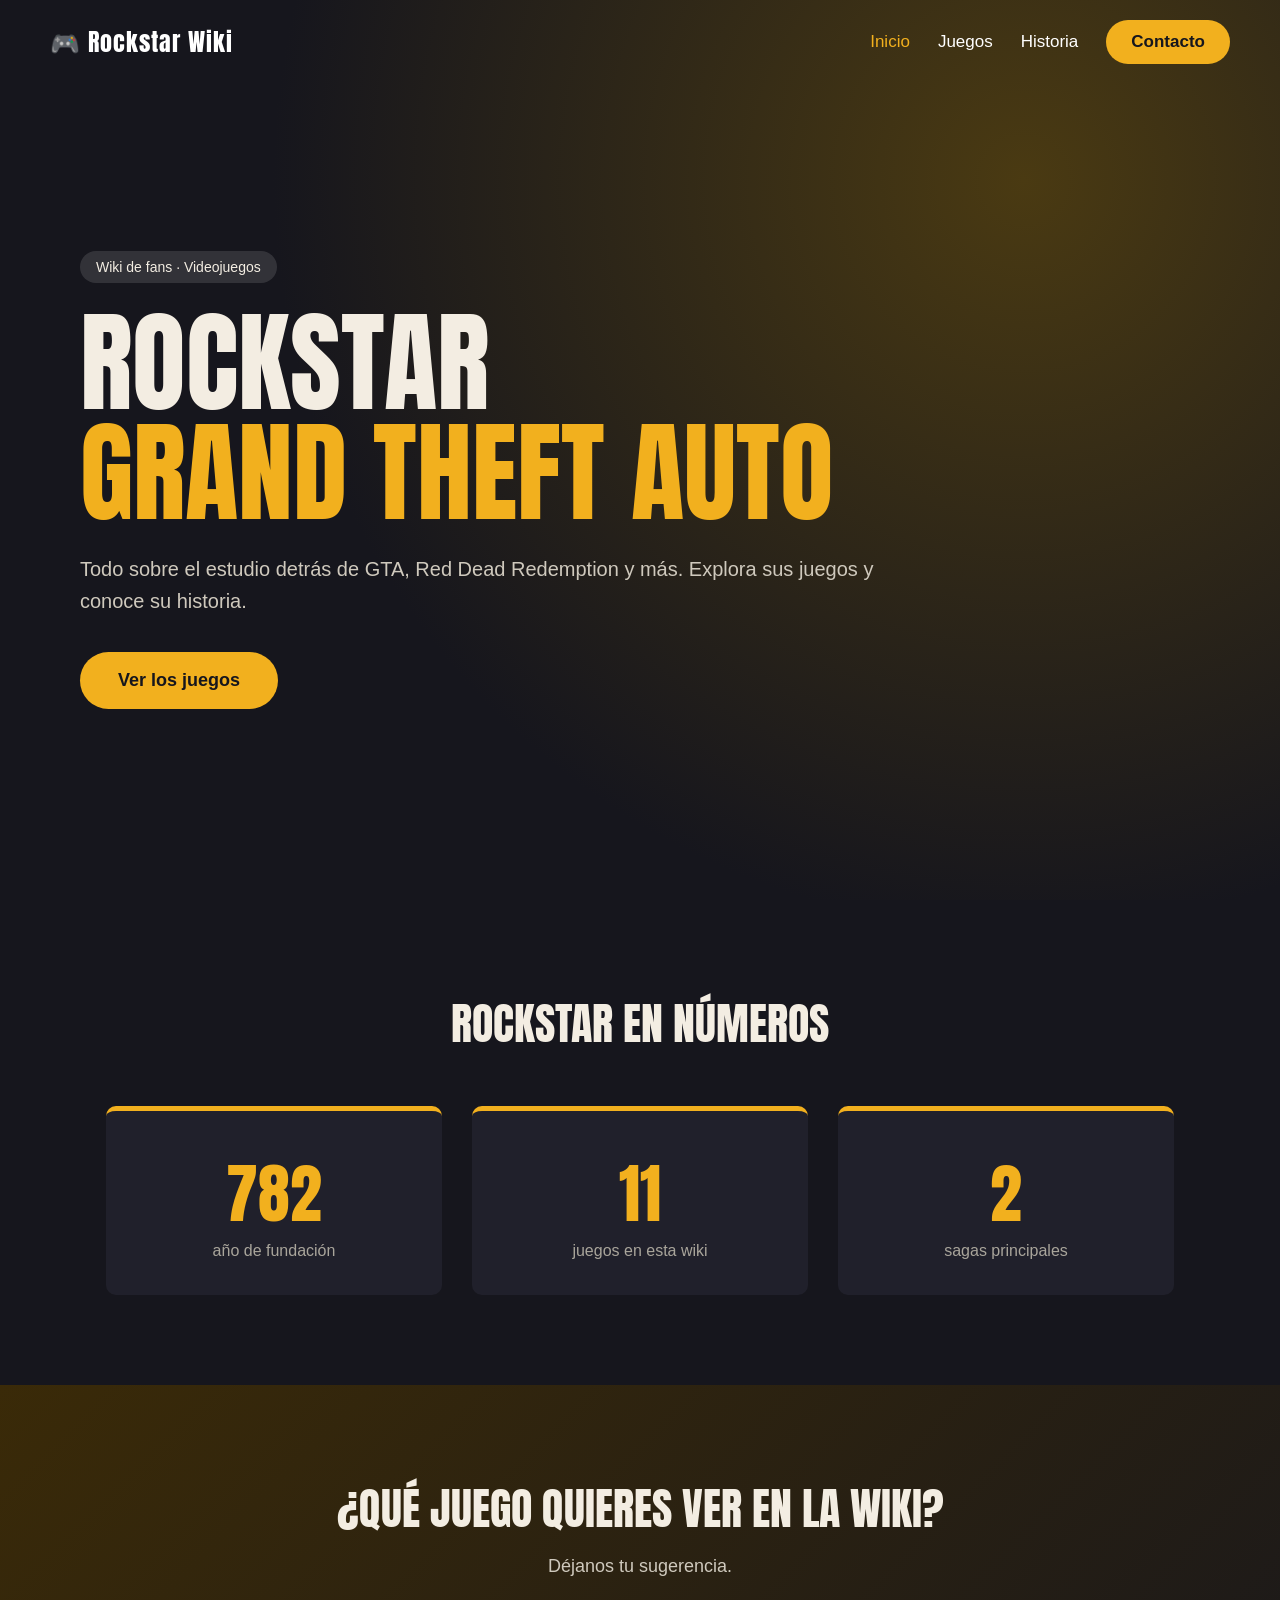
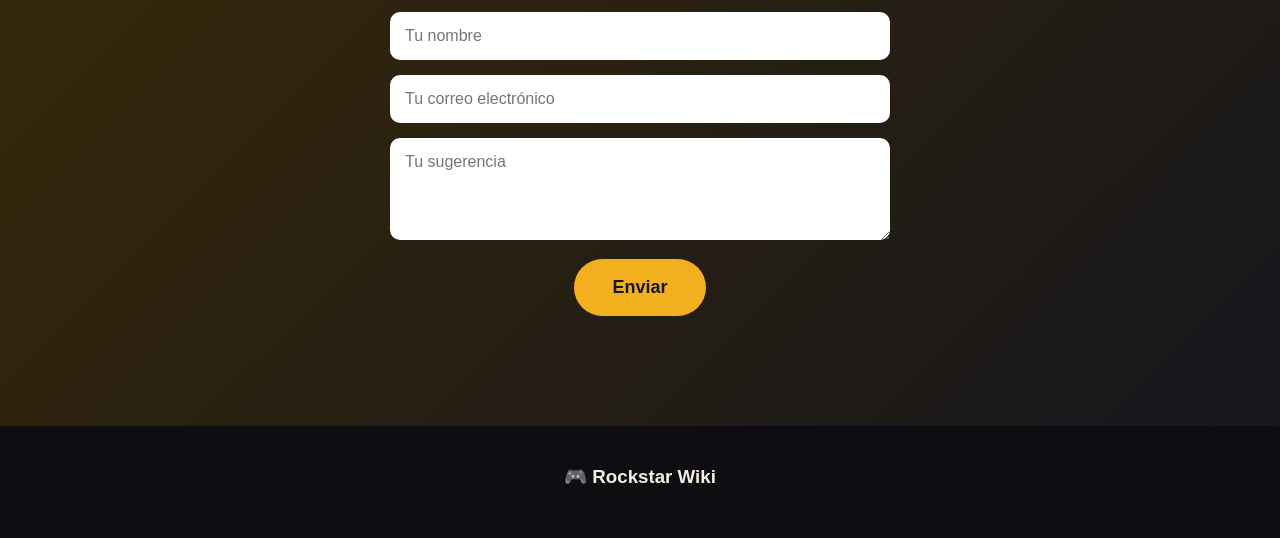
<file: Index.html>
<!DOCTYPE html>
<html lang="en">
<head>
    <meta charset="UTF-8">
    <meta name="viewport" content="width=device-width, initial-scale=1.0">
    <title>RockStar Wiki</title>
    <link href="https://fonts.googleapis.com/css2?family=Anton&display=swap" rel="stylesheet">
    <link rel="stylesheet" href="Style.css">
</head>
<body>
    
    <header class="barra" id="barra">
        <h2 class="logo">🎮 Rockstar Wiki</h2>
        <span class="boton-menu" id="boton-menu">☰</span>
        <nav class="menu" id="menu">
            <a href="index.html" class="activo">Inicio</a>
            <a href="Juegos.html">Juegos</a>
            <a href="Historia.html">Historia</a>
            <a class="boton-contacto" href="index.html#contacto">Contacto</a>
        </nav>
    </header>

    <main>

        <section class="hero" id="inicio">
            <div class="hero-texto">
                <span class="etiqueta">Wiki de fans · Videojuegos</span>
                <h1>Rockstar<br><span class="saga" id="saga">Grand Theft Auto</span></h1>
                <p>Todo sobre el estudio detrás de GTA, Red Dead Redemption y más. Explora sus juegos y conoce su historia.</p>
                <a class="boton-principal" href="Juegos.html">Ver los juegos</a>
            </div>
        </section>

        <section class="seccion" id="numeros">
            <div class="titulo-seccion oculto">
                <h2>Rockstar en números</h2>
            </div>
            <div class="estadisticas">
                <div class="dato oculto">
                    <h3><span class="contador" data-meta="1998">0</span></h3>
                    <p>año de fundación</p>
                </div>
                <div class="dato oculto">
                    <h3><span class="contador" data-meta="11">0</span></h3>
                    <p>juegos en esta wiki</p>
                </div>
                <div class="dato oculto">
                    <h3><span class="contador" data-meta="2">0</span></h3>
                    <p>sagas principales</p>
                </div>
            </div>
        </section>

        <section class="cta" id="contacto">
            <div class="oculto">
                <h2>¿Qué juego quieres ver en la wiki?</h2>
                <p>Déjanos tu sugerencia.</p>
            </div>
            <form class="formulario oculto" id="formulario">
                <input type="text" id="nombre" placeholder="Tu nombre">
                <input type="text" id="correo" placeholder="Tu correo electrónico">
                <textarea id="mensaje" placeholder="Tu sugerencia" rows="4"></textarea>
                <button type="submit" class="boton-principal">Enviar</button>
                <p class="aviso" id="aviso"></p>
            </form>
        </section>


    </main>

    <footer class="footer">
        <h3>🎮 Rockstar Wiki</h3
    </footer>
    
    <script src="Script.js"></script>
</body>
</html>
</file>
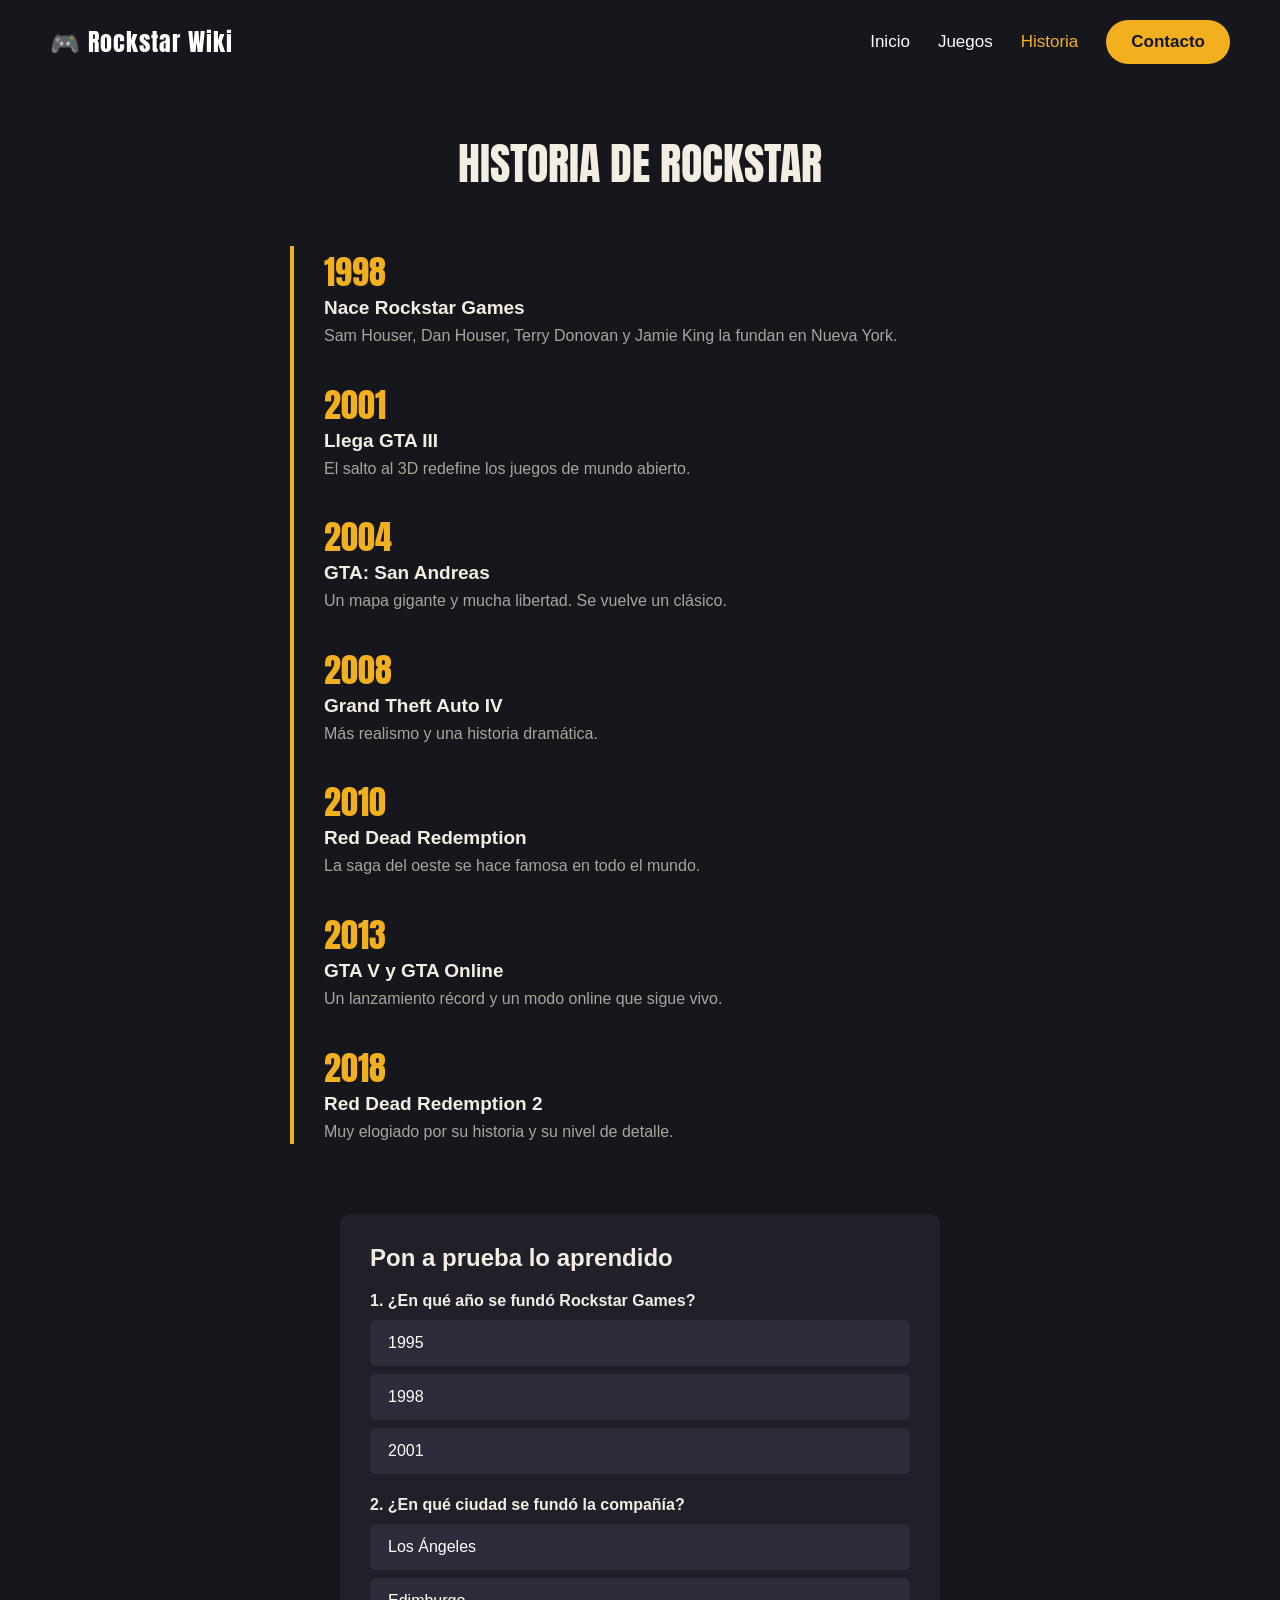
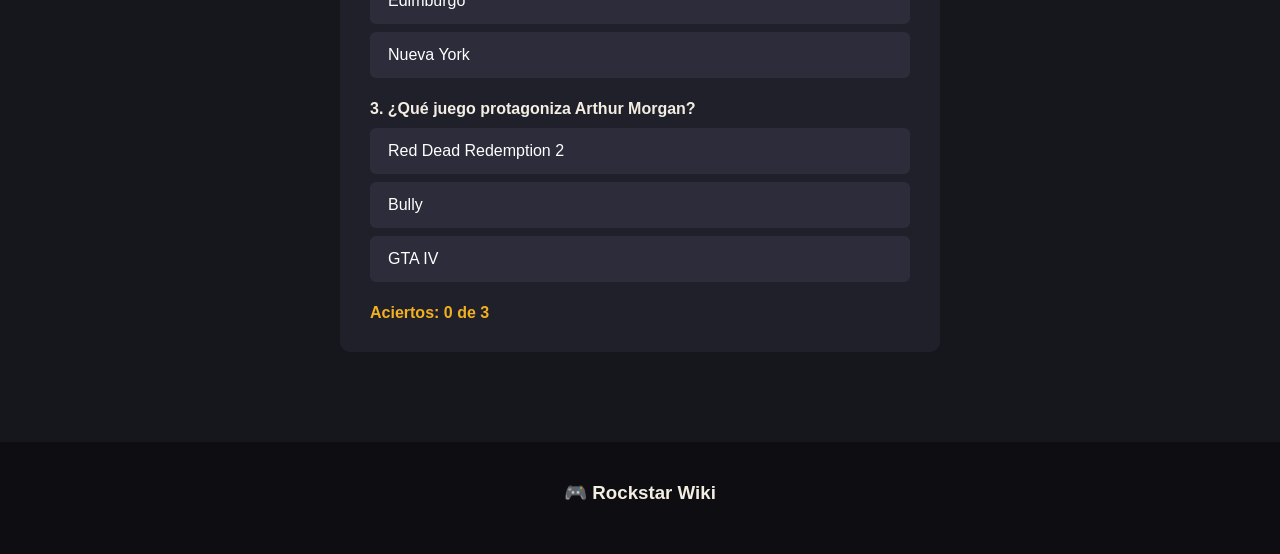
<file: Historia.html>
<!DOCTYPE html>
<html lang="en">
<head>
    <meta charset="UTF-8">
    <meta name="viewport" content="width=device-width, initial-scale=1.0">
    <title>Historia</title>
    <link href="https://fonts.googleapis.com/css2?family=Anton&display=swap" rel="stylesheet">
    <link rel="stylesheet" href="Style.css">

</head>
<body>

<header class="barra" id="barra">
        <h2 class="logo">🎮 Rockstar Wiki</h2>
        <span class="boton-menu" id="boton-menu">☰</span>
        <nav class="menu" id="menu">
            <a href="index.html">Inicio</a>
            <a href="Juegos.html">Juegos</a>
            <a href="Historia.html" class="activo">Historia</a>
            <a class="boton-contacto" href="index.html#contacto">Contacto</a>
        </nav>
    </header>

    <main>

        <section class="seccion pantalla" id="historia">
            <div class="titulo-seccion oculto">
                <h2>Historia de Rockstar</h2>
            </div>

            <div class="linea">
                <div class="evento oculto"><h3>1998</h3><h4>Nace Rockstar Games</h4><p>Sam Houser, Dan Houser, Terry Donovan y Jamie King la fundan en Nueva York.</p></div>
                <div class="evento oculto"><h3>2001</h3><h4>Llega GTA III</h4><p>El salto al 3D redefine los juegos de mundo abierto.</p></div>
                <div class="evento oculto"><h3>2004</h3><h4>GTA: San Andreas</h4><p>Un mapa gigante y mucha libertad. Se vuelve un clásico.</p></div>
                <div class="evento oculto"><h3>2008</h3><h4>Grand Theft Auto IV</h4><p>Más realismo y una historia dramática.</p></div>
                <div class="evento oculto"><h3>2010</h3><h4>Red Dead Redemption</h4><p>La saga del oeste se hace famosa en todo el mundo.</p></div>
                <div class="evento oculto"><h3>2013</h3><h4>GTA V y GTA Online</h4><p>Un lanzamiento récord y un modo online que sigue vivo.</p></div>
                <div class="evento oculto"><h3>2018</h3><h4>Red Dead Redemption 2</h4><p>Muy elogiado por su historia y su nivel de detalle.</p></div>
            </div>

            <div class="trivia oculto">
                <h3>Pon a prueba lo aprendido</h3>
                <div class="pregunta">
                    <p>1. ¿En qué año se fundó Rockstar Games?</p>
                    <button class="opcion" data-ok="no">1995</button>
                    <button class="opcion" data-ok="si">1998</button>
                    <button class="opcion" data-ok="no">2001</button>
                </div>
                <div class="pregunta">
                    <p>2. ¿En qué ciudad se fundó la compañía?</p>
                    <button class="opcion" data-ok="no">Los Ángeles</button>
                    <button class="opcion" data-ok="no">Edimburgo</button>
                    <button class="opcion" data-ok="si">Nueva York</button>
                </div>
                <div class="pregunta">
                    <p>3. ¿Qué juego protagoniza Arthur Morgan?</p>
                    <button class="opcion" data-ok="si">Red Dead Redemption 2</button>
                    <button class="opcion" data-ok="no">Bully</button>
                    <button class="opcion" data-ok="no">GTA IV</button>
                </div>
                <p class="puntaje" id="puntaje">Aciertos: 0 de 3</p>
            </div>
        </section>


    </main>

    <footer class="footer">
        <h3>🎮 Rockstar Wiki</h3>
    </footer>

    <script src="Script.js"></script>
    
</body>
</html>
</file>
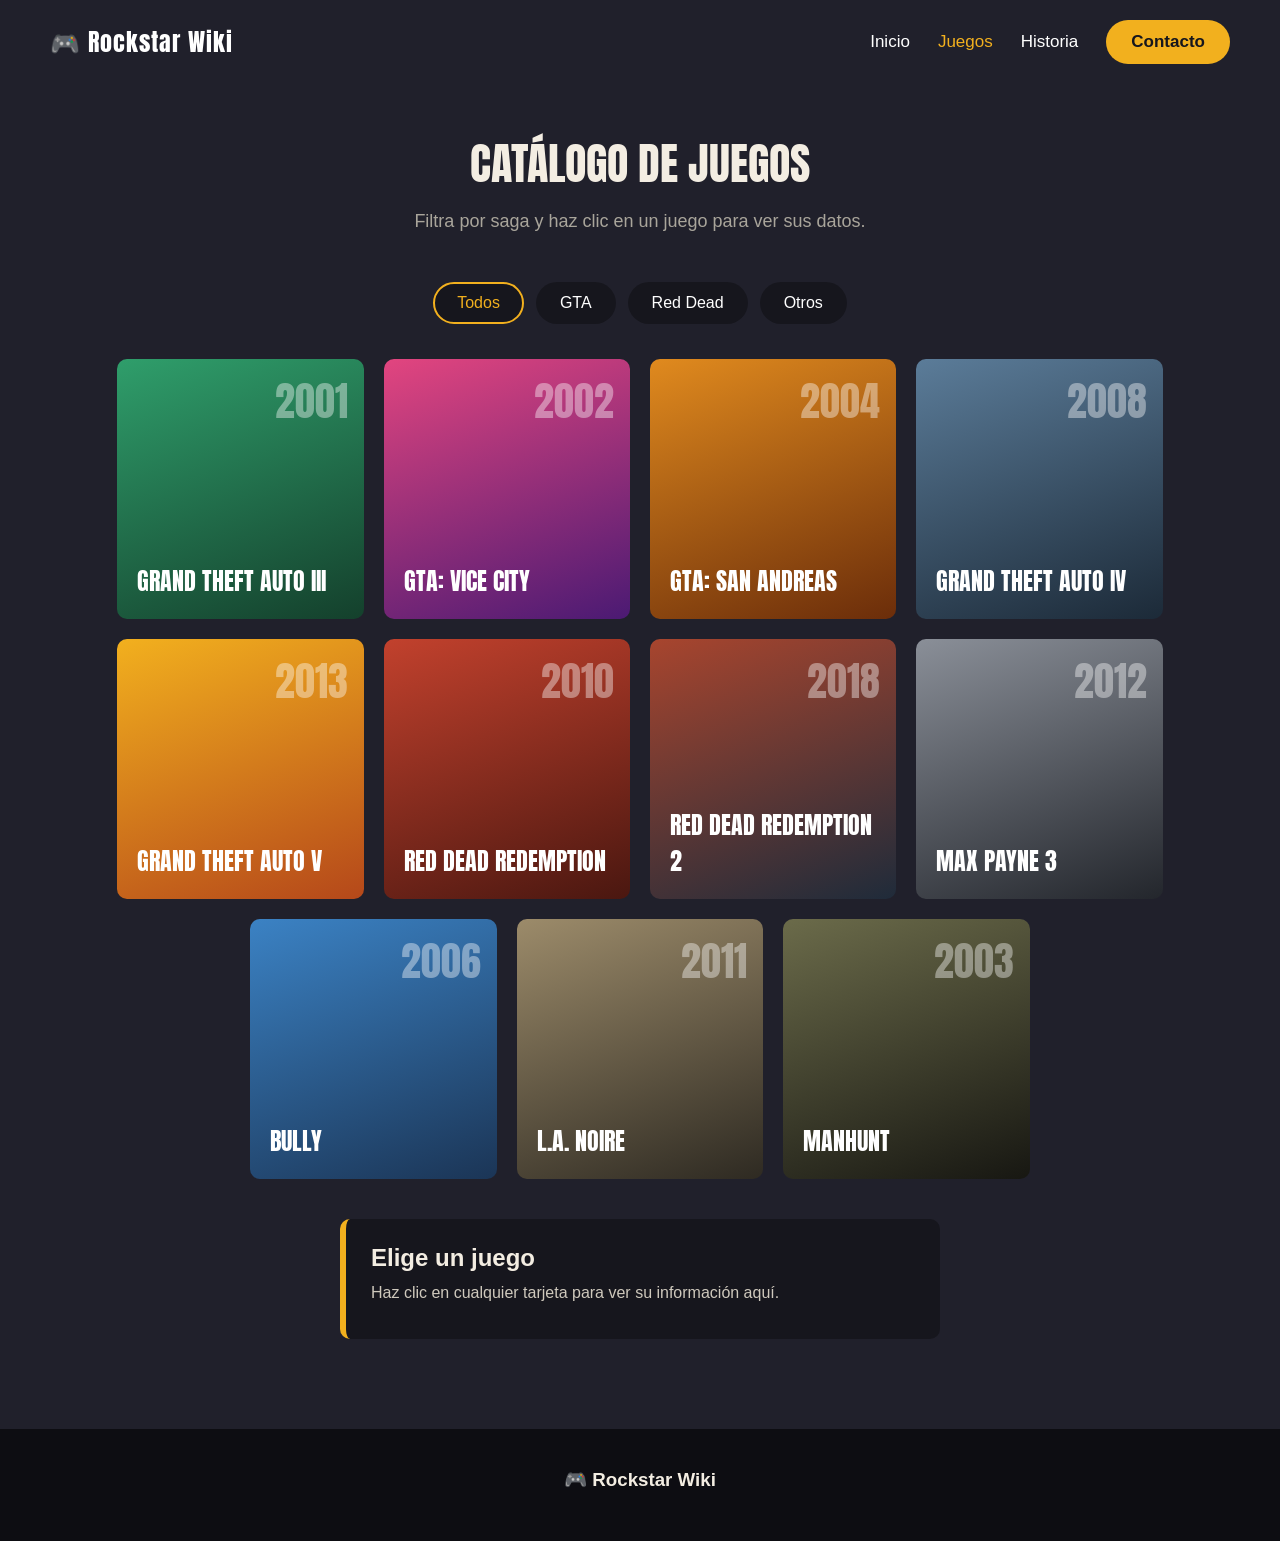
<file: Juegos.html>
<!DOCTYPE html>
<html lang="en">
<head>
    <meta charset="UTF-8">
    <meta name="viewport" content="width=device-width, initial-scale=1.0">
    <title>Juegos Populares</title>
    <link href="https://fonts.googleapis.com/css2?family=Anton&display=swap" rel="stylesheet">
    <link rel="stylesheet" href="Style.css">

</head>
<body>
    
    <header class="barra" id="barra">
        <h2 class="logo">🎮 Rockstar Wiki</h2>
        <span class="boton-menu" id="boton-menu">☰</span>
        <nav class="menu" id="menu">
            <a href="index.html">Inicio</a>
            <a href="Juegos.html" class="activo">Juegos</a>
            <a href="Historia.html">Historia</a>
            <a class="boton-contacto" href="index.html#contacto">Contacto</a>
        </nav>
    </header>

    <main>

        <section class="seccion gris pantalla" id="juegos">
            <div class="titulo-seccion oculto">
                <h2>Catálogo de juegos</h2>
                <p>Filtra por saga y haz clic en un juego para ver sus datos.</p>
            </div>

            <div class="filtros oculto">
                <button class="filtro activo" data-saga="todos">Todos</button>
                <button class="filtro" data-saga="gta">GTA</button>
                <button class="filtro" data-saga="rdr">Red Dead</button>
                <button class="filtro" data-saga="otros">Otros</button>
            </div>

            <div class="juegos">
                <div class="juego oculto" data-saga="gta" data-anio="2001" data-genero="Acción, mundo abierto" data-plataformas="PS2, PC, Xbox" data-descripcion="El primer GTA en 3D. Liberty City cambió los juegos de mundo abierto." style="background-image: linear-gradient(160deg, #2f9e6b, #14402c);"><span class="anio">2001</span><h3>Grand Theft Auto III</h3></div>
                <div class="juego oculto" data-saga="gta" data-anio="2002" data-genero="Acción, mundo abierto" data-plataformas="PS2, PC, Xbox" data-descripcion="Una Miami de los años 80 con neón, música y la historia de Tommy Vercetti." style="background-image: linear-gradient(160deg, #e2457f, #4b1a73);"><span class="anio">2002</span><h3>GTA: Vice City</h3></div>
                <div class="juego oculto" data-saga="gta" data-anio="2004" data-genero="Acción, mundo abierto" data-plataformas="PS2, PC, Xbox" data-descripcion="Tres ciudades y un mapa enorme. Sigues a Carl CJ Johnson." style="background-image: linear-gradient(160deg, #e08a1e, #6b2d0a);"><span class="anio">2004</span><h3>GTA: San Andreas</h3></div>
                <div class="juego oculto" data-saga="gta" data-anio="2008" data-genero="Acción, mundo abierto" data-plataformas="PS3, Xbox 360, PC" data-descripcion="Una historia más seria con Niko Bellic en una Liberty City realista." style="background-image: linear-gradient(160deg, #5b7c99, #1c2a38);"><span class="anio">2008</span><h3>Grand Theft Auto IV</h3></div>
                <div class="juego oculto" data-saga="gta" data-anio="2013" data-genero="Acción, mundo abierto" data-plataformas="PS3, PS4, PS5, Xbox, PC" data-descripcion="Tres protagonistas en Los Santos. Con GTA Online es de los juegos más vendidos de la historia." style="background-image: linear-gradient(160deg, #f2b01e, #b5481a);"><span class="anio">2013</span><h3>Grand Theft Auto V</h3></div>
                <div class="juego oculto" data-saga="rdr" data-anio="2010" data-genero="Western, mundo abierto" data-plataformas="PS3, Xbox 360" data-descripcion="John Marston busca a su antigua banda en una frontera que desaparece." style="background-image: linear-gradient(160deg, #c2412d, #4a1710);"><span class="anio">2010</span><h3>Red Dead Redemption</h3></div>
                <div class="juego oculto" data-saga="rdr" data-anio="2018" data-genero="Western, mundo abierto" data-plataformas="PS4, Xbox One, PC" data-descripcion="Arthur Morgan y la banda de Van der Linde, en un mundo lleno de detalle." style="background-image: linear-gradient(160deg, #a8452e, #1f2b3a);"><span class="anio">2018</span><h3>Red Dead Redemption 2</h3></div>
                <div class="juego oculto" data-saga="otros" data-anio="2012" data-genero="Disparos en tercera persona" data-plataformas="PS3, Xbox 360, PC" data-descripcion="El detective Max Payne trabaja como guardaespaldas en São Paulo." style="background-image: linear-gradient(160deg, #8a8f98, #23262c);"><span class="anio">2012</span><h3>Max Payne 3</h3></div>
                <div class="juego oculto" data-saga="otros" data-anio="2006" data-genero="Aventura, mundo abierto" data-plataformas="PS2, PC, Wii" data-descripcion="Jimmy Hopkins sobrevive un año en la academia Bullworth." style="background-image: linear-gradient(160deg, #3b82c4, #1b3556);"><span class="anio">2006</span><h3>Bully</h3></div>
                <div class="juego oculto" data-saga="otros" data-anio="2011" data-genero="Detectives, aventura" data-plataformas="PS3, Xbox 360, PC" data-descripcion="Investiga crímenes en el Los Ángeles de 1947. Publicado por Rockstar." style="background-image: linear-gradient(160deg, #9c8b6a, #2e2a22);"><span class="anio">2011</span><h3>L.A. Noire</h3></div>
                <div class="juego oculto" data-saga="otros" data-anio="2003" data-genero="Sigilo, terror" data-plataformas="PS2, PC, Xbox" data-descripcion="Un juego de sigilo oscuro y polémico, conocido por su violencia." style="background-image: linear-gradient(160deg, #6b6b4a, #171712);"><span class="anio">2003</span><h3>Manhunt</h3></div>
            </div>

            <div class="detalle oculto" id="detalle">
                <h3 id="detalle-titulo">Elige un juego</h3>
                <p id="detalle-texto">Haz clic en cualquier tarjeta para ver su información aquí.</p>
                <p id="detalle-datos"></p>
            </div>
        </section>

    </main>

    <footer class="footer">
        <h3>🎮 Rockstar Wiki</h3>
    </footer>

    <script src="Script.js"></script>
</body>
</html>
</file>
<file: Style.css>
* {
    margin: 0;
    padding: 0;
    box-sizing: border-box;
}

html {
    scroll-behavior: smooth;
}

body {
    font-family: Arial, sans-serif;
    color: #f3ede2;
    background-color: #16161d;
}

a {
    text-decoration: none;
}

@keyframes aparecer {
    from { opacity: 0; transform: translateY(30px); }
    to   { opacity: 1; transform: translateY(0); }
}

@keyframes latido {
    0%   { transform: scale(1); }
    50%  { transform: scale(1.07); }
    100% { transform: scale(1); }
}

@keyframes aparecer-tarjeta {
    from { opacity: 0; transform: scale(0.9); }
    to   { opacity: 1; transform: scale(1); }
}

@keyframes sacudir {
    25% { transform: translateX(-6px); }
    75% { transform: translateX(6px); }
}

.oculto {
    opacity: 0;
    transform: translateY(40px);
    transition: opacity 0.8s, transform 0.8s;
}

.oculto.visible {
    opacity: 1;
    transform: translateY(0);
}

.barra {
    position: fixed;
    top: 0;
    left: 0;
    width: 100%;
    display: flex;
    justify-content: space-between;
    align-items: center;
    padding: 20px 50px;
    z-index: 10;
    transition: background-color 0.4s, padding 0.4s;
}

.barra.scrolled {
    background-color: #0d0d12;
    padding: 12px 50px;
    border-bottom: 3px solid #f2b01e;
}

.logo {
    font-family: Anton, Impact, Arial, sans-serif;
    font-weight: normal;
    letter-spacing: 1px;
    color: white;
}

.menu {
    display: flex;
    align-items: center;
    gap: 28px;
}

.menu a {
    color: white;
    font-size: 17px;
    transition: color 0.3s;
}

.menu a:hover,
.menu a.activo {
    color: #f2b01e;
}

.menu .boton-contacto {
    background-color: #f2b01e;
    color: #16161d;
    padding: 12px 25px;
    border-radius: 30px;
    font-weight: bold;
}

.menu .boton-contacto:hover {
    background-color: white;
    color: #16161d;
}

.boton-menu {
    display: none;
    color: white;
    font-size: 30px;
    cursor: pointer;
}

.hero {
    display: flex;
    align-items: center;
    min-height: 100vh;
    padding: 120px 80px 60px 80px;
    background-image: radial-gradient(circle at 80% 20%, #4a3a12, #16161d 60%);
}

.hero-texto {
    max-width: 800px;
    animation: aparecer 1.2s;
}

.etiqueta {
    display: inline-block;
    background-color: rgba(255, 255, 255, 0.12);
    padding: 8px 16px;
    border-radius: 20px;
    font-size: 14px;
    margin-bottom: 25px;
}

.hero-texto h1 {
    font-family: Anton, Impact, Arial, sans-serif;
    font-weight: normal;
    font-size: 110px;
    line-height: 1;
    text-transform: uppercase;
    margin-bottom: 25px;
}

.saga {
    display: inline-block;
    color: #f2b01e;
    transition: opacity 0.3s;
}

.hero-texto p {
    font-size: 20px;
    line-height: 1.6;
    margin-bottom: 35px;
    color: #cfc9bd;
}

.boton-principal {
    display: inline-block;
    background-color: #f2b01e;
    color: #16161d;
    border: none;
    padding: 18px 38px;
    border-radius: 35px;
    font-size: 18px;
    font-weight: bold;
    cursor: pointer;
    animation: latido 2s infinite;
}

.boton-principal:hover {
    background-color: white;
}

.seccion {
    padding: 90px 80px;
    text-align: center;
}

.gris {
    background-color: #20202b;
}

.titulo-seccion {
    max-width: 800px;
    margin: 0 auto 50px auto;
}

.titulo-seccion h2,
.cta h2 {
    font-family: Anton, Impact, Arial, sans-serif;
    font-weight: normal;
    font-size: 44px;
    text-transform: uppercase;
    margin-bottom: 15px;
}

.titulo-seccion p {
    font-size: 18px;
    color: #a9a59b;
}

.estadisticas {
    display: flex;
    justify-content: center;
    gap: 30px;
}

.dato {
    width: 30%;
    background-color: #20202b;
    border-top: 5px solid #f2b01e;
    border-radius: 10px;
    padding: 35px 25px;
}

.dato h3 {
    font-family: Anton, Impact, Arial, sans-serif;
    font-weight: normal;
    font-size: 64px;
    color: #f2b01e;
}

.dato p {
    color: #a9a59b;
}

.filtros {
    display: flex;
    justify-content: center;
    flex-wrap: wrap;
    gap: 12px;
    margin-bottom: 35px;
}

.filtro {
    background-color: #16161d;
    color: white;
    border: 2px solid transparent;
    padding: 10px 22px;
    border-radius: 30px;
    font-size: 16px;
    cursor: pointer;
}

.filtro.activo {
    border-color: #f2b01e;
    color: #f2b01e;
}

.juegos {
    display: flex;
    flex-wrap: wrap;
    justify-content: center;
    gap: 20px;
    margin-bottom: 40px;
}

.juego {
    position: relative;
    width: 22%;
    min-height: 260px;
    border-radius: 10px;
    padding: 20px;
    display: flex;
    align-items: flex-end;
    text-align: left;
    cursor: pointer;
    color: white;
    transition: transform 0.3s, box-shadow 0.3s;
}

.juego:hover {
    transform: translateY(-8px) scale(1.03);
    box-shadow: 0 12px 25px #000000;
}

.juego h3 {
    font-family: Anton, Impact, Arial, sans-serif;
    font-weight: normal;
    font-size: 24px;
    text-transform: uppercase;
}

.anio {
    position: absolute;
    top: 12px;
    right: 16px;
    font-family: Anton, Impact, Arial, sans-serif;
    font-size: 40px;
    opacity: 0.4;
}

.juego.nuevo {
    animation: aparecer-tarjeta 0.4s;
}

.detalle {
    max-width: 600px;
    margin: 0 auto;
    background-color: #16161d;
    border-left: 6px solid #f2b01e;
    border-radius: 10px;
    padding: 25px;
    text-align: left;
}

.detalle h3 {
    margin-bottom: 8px;
    font-size: 24px;
}

.detalle p {
    color: #cfc9bd;
    line-height: 1.6;
    margin-bottom: 8px;
}

.linea {
    max-width: 700px;
    margin: 0 auto 70px auto;
    border-left: 4px solid #f2b01e;
    padding-left: 30px;
    text-align: left;
}

.evento {
    margin-bottom: 30px;
}

.evento h3 {
    font-family: Anton, Impact, Arial, sans-serif;
    font-weight: normal;
    font-size: 34px;
    color: #f2b01e;
}

.evento h4 {
    font-size: 19px;
    margin-bottom: 4px;
}

.evento p {
    color: #a9a59b;
    line-height: 1.6;
}

.trivia {
    max-width: 600px;
    margin: 0 auto;
    background-color: #20202b;
    border-radius: 10px;
    padding: 30px;
    text-align: left;
}

.trivia h3 {
    margin-bottom: 20px;
    font-size: 24px;
}

.pregunta {
    margin-bottom: 22px;
}

.pregunta p {
    margin-bottom: 10px;
    font-weight: bold;
}

.opcion {
    display: block;
    width: 100%;
    text-align: left;
    background-color: #2c2c3b;
    color: white;
    border: 2px solid transparent;
    padding: 12px 16px;
    margin-bottom: 8px;
    border-radius: 6px;
    font-size: 16px;
    cursor: pointer;
}

.opcion:hover {
    border-color: #f2b01e;
}

.opcion.correcta {
    background-color: #2f9e6b;
}

.opcion.incorrecta {
    background-color: #c2412d;
    animation: sacudir 0.3s;
}

.puntaje {
    font-weight: bold;
    color: #f2b01e;
}

.cta {
    background-image: linear-gradient(135deg, #3a2a08, #16161d);
    text-align: center;
    padding: 90px 20px;
}

.cta > div p {
    font-size: 18px;
    margin-bottom: 35px;
    color: #cfc9bd;
}

.formulario {
    max-width: 500px;
    margin: 0 auto;
}

.formulario input,
.formulario textarea {
    width: 100%;
    padding: 15px;
    margin-bottom: 15px;
    border: none;
    border-radius: 10px;
    font-size: 16px;
    font-family: Arial, sans-serif;
}

.aviso {
    margin-top: 20px;
    font-weight: bold;
    font-size: 17px;
}

.footer {
    background-color: #0d0d12;
    text-align: center;
    padding: 40px 20px;
}

.footer h3 {
    margin-bottom: 10px;
}

.footer p {
    font-size: 14px;
    margin-bottom: 6px;
    color: #a9a59b;
}

.pantalla {
    min-height: 100vh;
    padding-top: 130px;
}

@media (max-width: 900px) {
    .barra,
    .barra.scrolled {
        padding: 15px 20px;
    }

    .boton-menu {
        display: block;
    }

    .menu {
        display: none;
        flex-direction: column;
        position: absolute;
        top: 100%;
        left: 0;
        width: 100%;
        background-color: #0d0d12;
        padding: 20px;
    }

    .menu.abierto {
        display: flex;
    }

    .hero {
        padding: 110px 20px 50px 20px;
    }

    .hero-texto h1 {
        font-size: 56px;
    }

    .estadisticas {
        flex-direction: column;
    }

    .dato {
        width: 100%;
    }

    .juego {
        width: 45%;
    }

    .seccion {
        padding: 60px 20px;
    }

    .pantalla {
        padding-top: 100px;
    }
}
</file>
